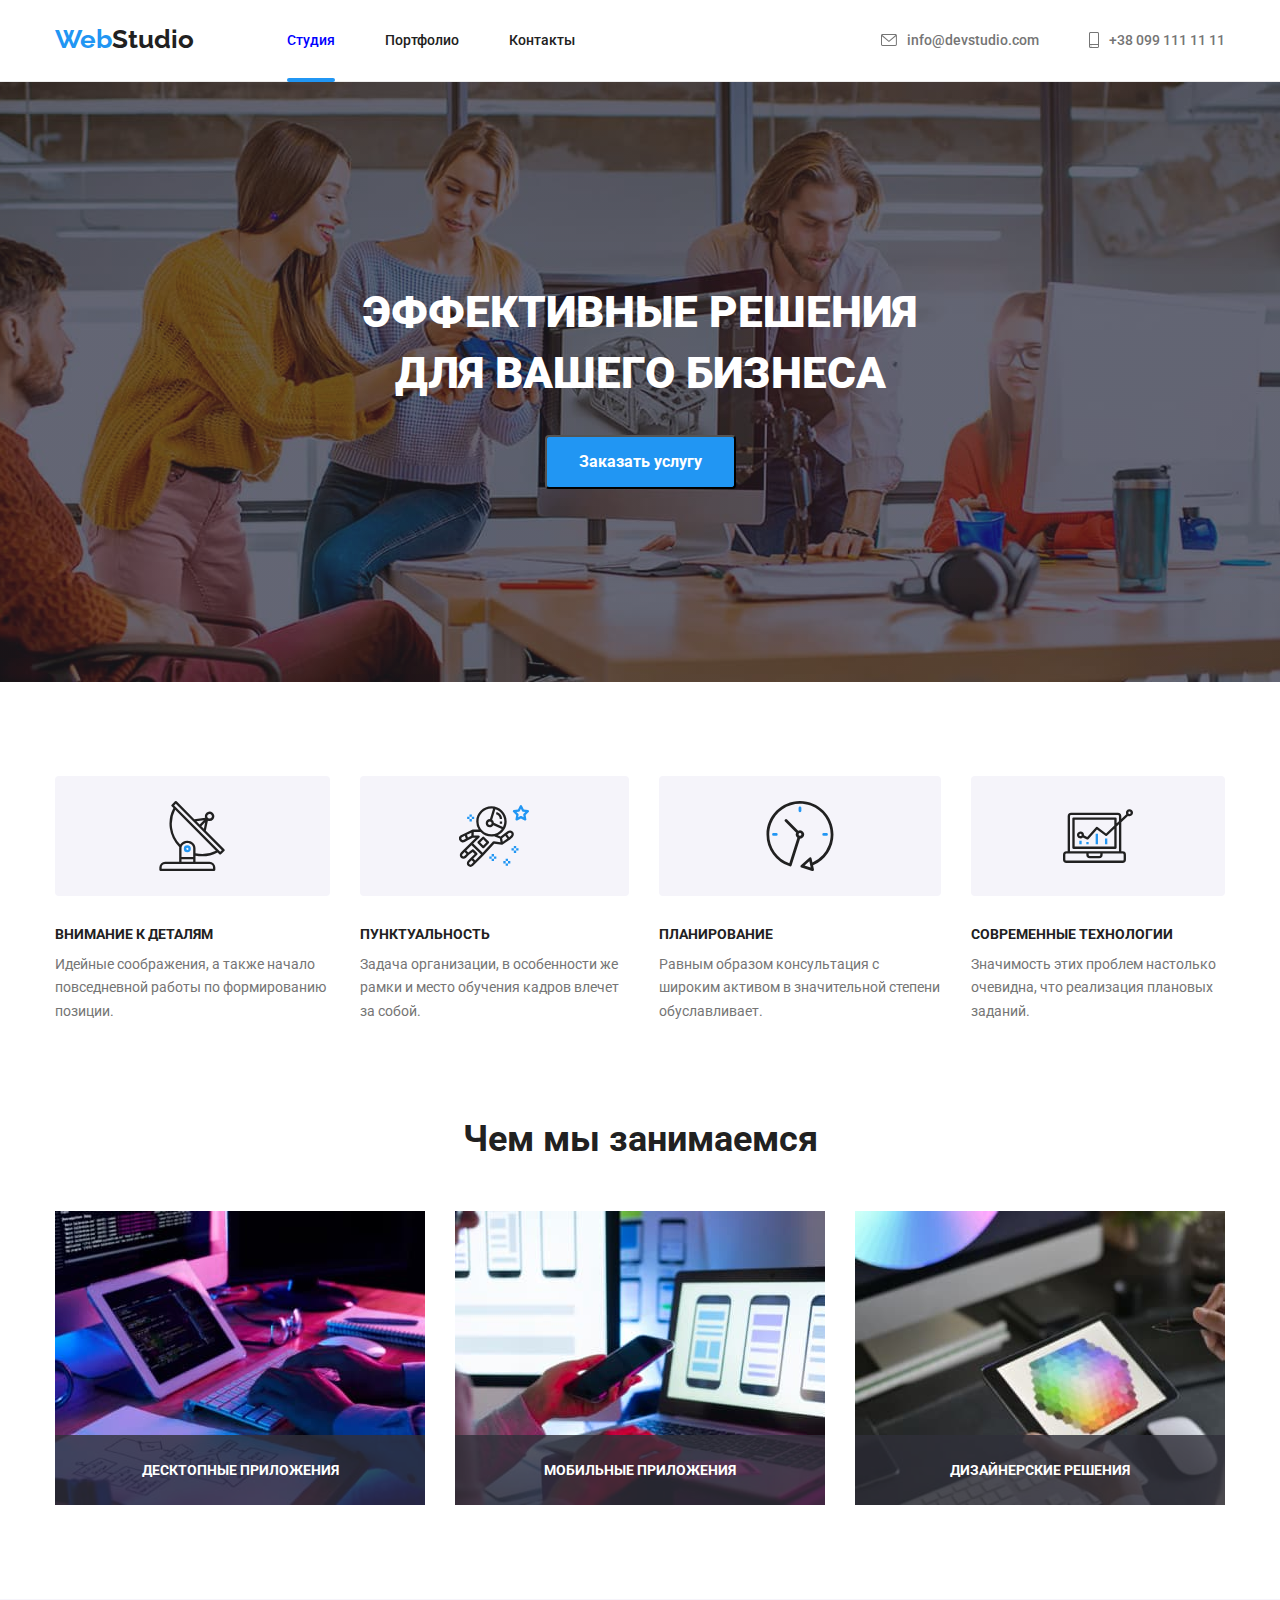
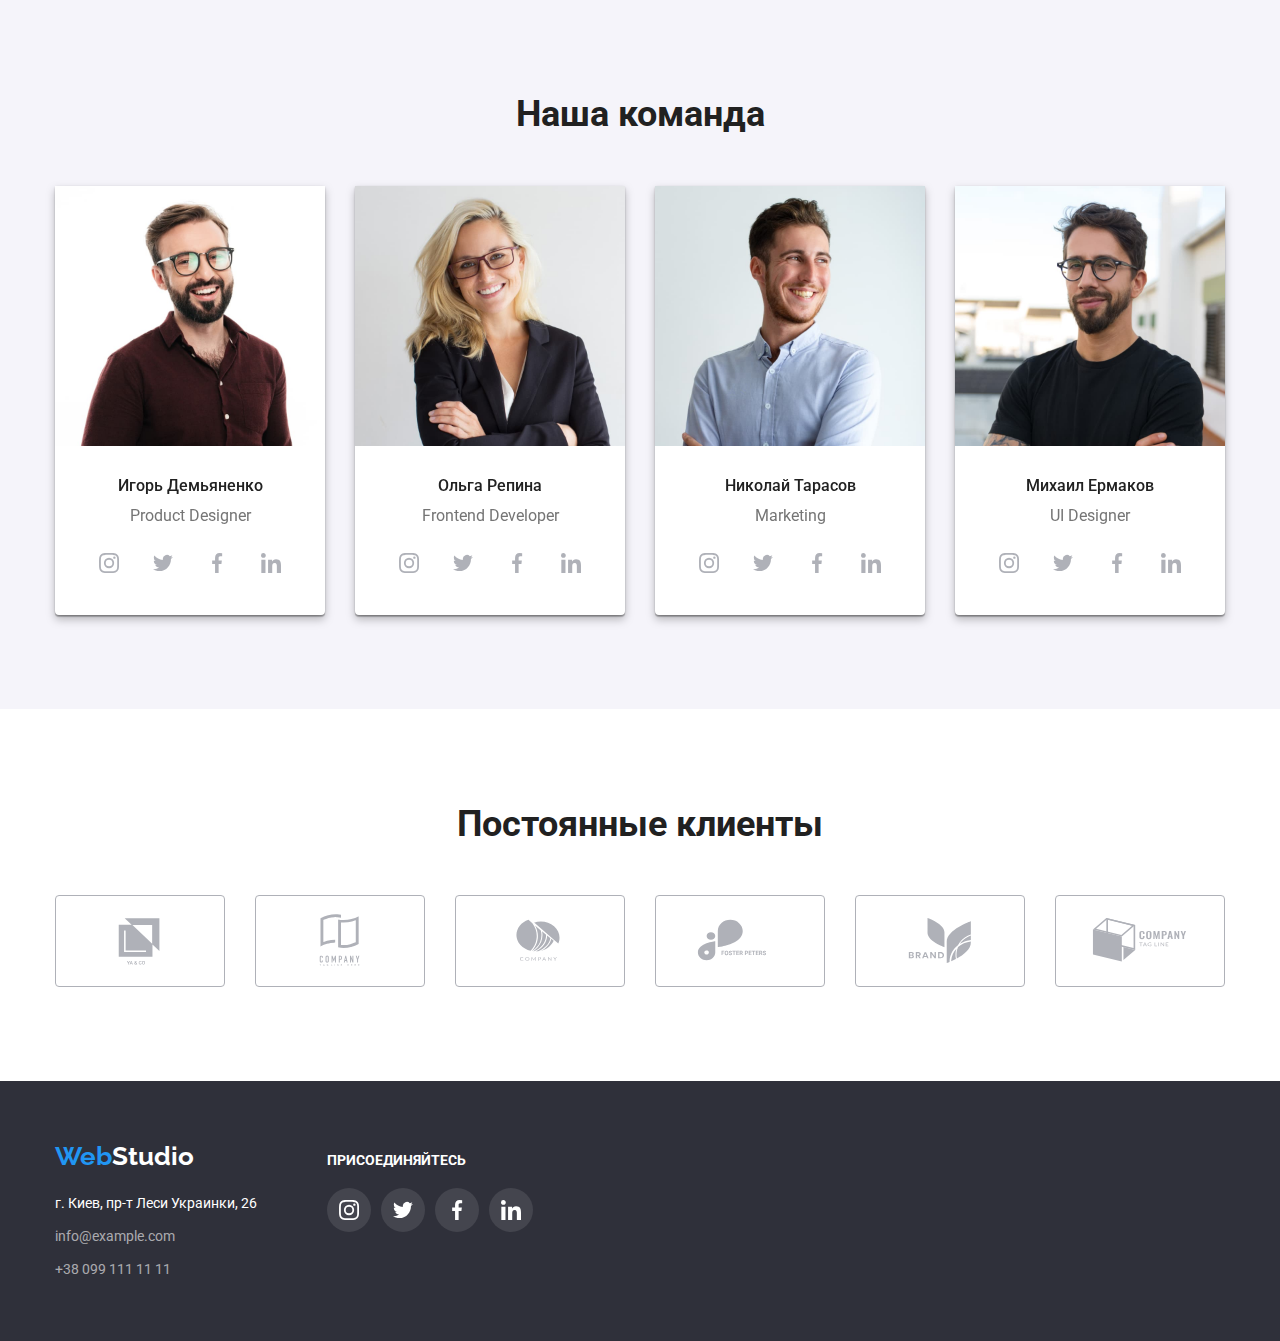
<file: index.html>
<!DOCTYPE html>
<html lang="ru">

<head>
    <meta charset="UTF-8">
    <meta http-equiv="X-UA-Compatible" content="IE=edge">
    <meta name="viewport" content="width=device-width, initial-scale=1.0">
    <link rel="preconnect" href="https://fonts.googleapis.com">
    <link rel="preconnect" href="https://fonts.gstatic.com" crossorigin>
    <link
        href="https://fonts.googleapis.com/css2?family=Raleway:wght@700&family=Roboto:wght@400;500;700;900&display=swap"
        rel="stylesheet">
    <link rel="stylesheet"
        href="https://cdnjs.cloudflare.com/ajax/libs/modern-normalize/1.1.0/modern-normalize.min.css">
    <title>Document</title>
    <link rel="stylesheet" href="./css/style.css">
</head>
<body> 
<!--Шапка-->
<header class="cap">
    <div class="container display-flex">
        <nav class="display-flex">
            <a class="cap-logo" href="./index.html"><span class="cap-logo-web">Web<span
                        class="cap-logo-studio">Studio</span></span></a>
            <ul class="site-navigation">
                <li class="item"><a class="site-navigation-link emphasis" href="./index.html">Студия</a></li>
                <li class="item"><a class="site-navigation-link" href="./portfolio.html">Портфолио</a></li>
                <li class="item"><a class="site-navigation-link" href="">Контакты</a></li>
            </ul>
        </nav>
        <ul class="contacts">
            <li class="item"><a class="contacts-link" href="mailto:info@devstudio.com"><svg class="imgs">
                        <use href="images/symbol-defs.svg#icon-envelope-2"></use>
                    </svg>info@devstudio.com</a></li>
            <li class="item"><a class="contacts-link" href="tel:+380961111111"><svg class="svg">
                        <use href="images/symbol-defs.svg#icon-smartphone-1"></use>
                    </svg>+38 099 111 11 11</a></li>
        </ul>
    </div>
</header>
<main>
    <!--Заказать послугу-->
    <section  class="hero container-hero">
        <div class=" button">      
            <h1 class="hero-headline">Эффективные решения<br> для вашего бизнеса</h1>
            <button data-modal-open class="hero-button" type="button">Заказать услугу</button>
        </div>
    </section>
    <!--Особливості-->
    <section class="peculiarities section">
        <div class="container">
            <h2 class="peculiarities-title-none">Особенности</h2>
            <ul class="peculiarities-display-flex">
                <li class="item"><div class="svg"><svg class="imgs">
                    <use href="images/symbol-defs.svg#icon-antenna-1"></use>
                </svg></div>
                    <h3 class="peculiarities-title">Внимание к деталям</h3>
                    <p class="peculiarities-text">Идейные соображения, а также начало повседневной работы по формированию позиции.
                    </p>
                </li>
                <li class="item"><div class="svg"><svg class="imgs">
                    <use href="images/symbol-defs.svg#icon-astronaut-1"></use>
                </svg></div>
                    <h3 class="peculiarities-title">Пунктуальность</h3>
                    <p class="peculiarities-text">Задача организации, в особенности же рамки и место обучения кадров влечет за
                        собой.</p>
                </li>
                <li class="item"><div class="svg"><svg class="imgs">
                    <use href="images/symbol-defs.svg#icon-clock-1"></use>
                </svg></div>
                    <h3 class="peculiarities-title">Планирование</h3>
                    <p class="peculiarities-text">Равным образом консультация с широким активом в значительной степени
                        обуславливает.</p>
                </li>
                <li class="item"><div class="svg"><svg class="imgs">
                    <use href="images/symbol-defs.svg#icon-diagram-1"></use>
                </svg></div>
                    <h3 class="peculiarities-title">Современные технологии</h3>
                    <p class="peculiarities-text">Значимость этих проблем настолько очевидна, что реализация плановых заданий.</p>
                </li>
            </ul>
        </div>
    </section>
    <!--Чим займаємось-->
    <section class="employment section">
       <div class="container">
            <h2 class="employment-title">Чем мы занимаемся</h2>
            <ul class="employment display-flex">
                <li class="item"><div class="employment-blosk"><img src="images/img11.jpg" alt="Програмист набирает код" width="370">
                    <p class="employment-text">Десктопные приложения</p></div></li>
                <li class="item"><div class="employment-blosk"><img src="images/hhhhh.jpg" alt="Програмист создаёт мобильное приложение" width="370">
                    <p class="employment-text">Мобильные приложения</p></div></li>
                <li class="item"><div class="employment-blosk"><img src="images/img12.jpg" alt="Програмист показывает графический дизайн" width="370">
                    <p class="employment-text">Дизайнерские решения</p></div></li>
            </ul>
       </div>
    </section>
    <!--команда-->
    <section class="team section">
        <div class="container">
            <h2 class="team-main-title">Наша команда</h2>
            <ul class="team-table display-flex">
                <li class="item">
                    <img src="images/img-3.jpg" alt="Парень в очках держыт ноутбук.Улыбается " width="270">
                    <div class="team-title-text">
                        <h3 class="team-title">Игорь Демьяненко</h3>
                        <p class="team-text">Product Designer</p>
                        <ul class="team-items peculiarities-display-flex">
                            <li class="items"><a class="items-hover" href=""><svg class="imgs">
                                        <use href="images/symbol-defs.svg#icon-instagram-2-1"></use>
                                    </svg></a></li>
                            <li class="items"><a class="items-hover" href=""><svg class="imgs">
                                        <use href="images/symbol-defs.svg#icon-twitter-1-1"></use>
                                    </svg></a></li>
                            <li class="items"><a class="items-hover" href=""><svg class="imgs">
                                        <use href="images/symbol-defs.svg#icon-facebook-1-1"></use>
                                    </svg></a></li>
                            <li class="items"><a class="items-hover" href=""><svg class="imgs">
                                        <use href="images/symbol-defs.svg#icon-linkedin-1-1"></use>
                                    </svg></a></li>
                        </ul>
                    </div>
                </li>
                <li class="item">
                    <img src="images/img-2.jpg" alt="Девушка блондинка в очках.Улыбается" width="270">
                    <div class="team-title-text">
                        <h3 class="team-title">Ольга Репина</h3>
                        <p class="team-text">Frontend Developer</p>
                        <div>
                            <ul class="team-items peculiarities-display-flex">
                                <li class="items"><a class="items-hover" href=""><svg class="imgs">
                                            <use href="images/symbol-defs.svg#icon-instagram-2-1"></use>
                                        </svg></a></li>
                                <li class="items"><a class="items-hover" href=""><svg class="imgs">
                                            <use href="images/symbol-defs.svg#icon-twitter-1-1"></use>
                                        </svg></a></li>
                                <li class="items"><a class="items-hover" href=""><svg class="imgs">
                                            <use href="images/symbol-defs.svg#icon-facebook-1-1"></use>
                                        </svg></a></li>
                                <li class="items"><a class="items-hover" href=""><svg class="imgs">
                                            <use href="images/symbol-defs.svg#icon-linkedin-1-1"></use>
                                        </svg></a></li>
                            </ul>
                        </div>
                    </div>
                </li>
                <li class="item">
                    <img src="images/img-1.jpg" alt="Парень в светлой рубашке.Улыбается" width="270">
                    <div class="team-title-text">
                        <h3 class="team-title">Николай Тарасов</h3>
                        <p class="team-text">Marketing</p>
                        <div>
                            <ul class="team-items peculiarities-display-flex">
                                <li class="items"><a class="items-hover" href=""><svg class="imgs">
                                            <use href="images/symbol-defs.svg#icon-instagram-2-1"></use>
                                        </svg></a></li>
                                <li class="items"><a class="items-hover" href=""><svg class="imgs">
                                            <use href="images/symbol-defs.svg#icon-twitter-1-1"></use>
                                        </svg></a></li>
                                <li class="items"><a class="items-hover" href=""><svg class="imgs">
                                            <use href="images/symbol-defs.svg#icon-facebook-1-1"></use>
                                        </svg></a></li>
                                <li class="items"><a class="items-hover" href=""><svg class="imgs">
                                            <use href="images/symbol-defs.svg#icon-linkedin-1-1"></use>
                                        </svg></a></li>
                            </ul>
                        </div>
                    </div>
                </li>
                <li class="item">
                    <img src="images/img(11).jpg" alt="Парень в очках и чёорной футболке.Улыбается" width="270">
                    <div class="team-title-text">
                        <h3 class="team-title">Михаил Ермаков</h3>
                        <p  class="team-text">UI Designer</p>
                        <div>
                            <ul class="team-items peculiarities-display-flex">
                                <li class="items"><a class="items-hover" href=""><svg class="imgs">
                                            <use href="images/symbol-defs.svg#icon-instagram-2-1"></use>
                                        </svg></a></li>
                                <li class="items"><a class="items-hover" href=""><svg class="imgs">
                                            <use href="images/symbol-defs.svg#icon-twitter-1-1"></use>
                                        </svg></a></li>
                                <li class="items"><a class="items-hover" href=""><svg class="imgs">
                                            <use href="images/symbol-defs.svg#icon-facebook-1-1"></use>
                                        </svg></a></li>
                                <li class="items"><a class="items-hover" href=""><svg class="imgs">
                                            <use href="images/symbol-defs.svg#icon-linkedin-1-1"></use>
                                        </svg></a></li>
                            </ul>
                        </div>
                    </div>
                </li>
            </ul>
        </div>
    </section>
    <!-- customers -->
    <section class="section customers">
        <div class="container">
            <h2 class="customers-title">Постоянные клиенты</h2>
            <ul class="customers-link">
                <li class="item"><a class="link" href=""><svg class="imgs">
                    <use href="images/symbol-defs.svg#icon-Logo"></use>
                </svg></a></li>
                <li class="item"><a class="link" href=""><svg class="imgs">
                    <use href="images/symbol-defs.svg#icon-Logo-1"></use>
                </svg></a></li>
                <li class="item"><a class="link" href=""><svg class="imgs">
                    <use href="images/symbol-defs.svg#icon-Logo-2"></use>
                </svg></a></li>
                <li class="item"><a class="link" href=""><svg class="imgs">
                    <use href="images/symbol-defs.svg#icon-Logo-3"></use>
                </svg></a></li>
                <li class="item"><a class="link" href=""><svg class="imgs">
                    <use href="images/symbol-defs.svg#icon-Logo-4"></use>
                </svg></a></li>
                <li class="item"><a class="link" href=""><svg class="imgs">
                    <use href="images/symbol-defs.svg#icon-Logo-5"></use>
                </svg></a></li>          
            </ul>
        </div>
    </section>                                                
</main> 
<!--footer-->         
<footer class="footers">
    <div class="container peculiarities-display-flex">
        <div class="">
            <a class="footers-logo" href="./index.html"><span class="footers-logo-web">Web<span
                        class="footers-logo-studios">Studio</span></span></a>
            <address class="links">
                <ul class="contact">
                    <li class="link"><a class="contacts-address" href="https://goo.gl/maps/EvbMrSn3d95Ezf188">г. Киев, пр-т Леси
                            Украинки,
                            26</a></li>
                    <li class="link"><a class="contacts-email" href="info@example.com">info@example.com</a></li>
                    <li><a class="contacts-tel" href="+380991111111">+38 099 111 11 11</a></li>
                </ul>
            </address>
        </div>
        <div class="footers-social">
            <h2 class="footers-title">присоединяйтесь</h2>
            <ul class="peculiarities-display-flex footers-social-margin-top">
                <li class="items"><a class="link" href=""><svg class="imgs">
                    <use href="images/symbol-defs.svg#icon-instagram-2-1"></use>
                </svg></a></li>
                <li class="items"><a class="link" href=""><svg class="imgs">
                    <use href="images/symbol-defs.svg#icon-twitter-1-1"></use>
                </svg></a></li>
                <li class="items"><a class="link" href=""><svg class="imgs">
                    <use href="images/symbol-defs.svg#icon-facebook-1-1"></use>
                </svg></a></li>
                <li class="items"><a class="link" href=""><svg class="imgs">
                    <use href="images/symbol-defs.svg#icon-linkedin-1-1"></use>
                </svg></a></li>
            </ul>
        </div>
    </div>
</footer>
<div data-modal class="backdrop is-hidden">
    <div class="modal">
        <button data-modal-close class="modal-button">
            <svg class="imgs">
                <use href="images/symbol-defs.svg#icon-close-black">
                </use>
            </svg>
        </button>
    </div>
</div>
<script src="./js/modal.js"></script>
</body>
</html>
</file>
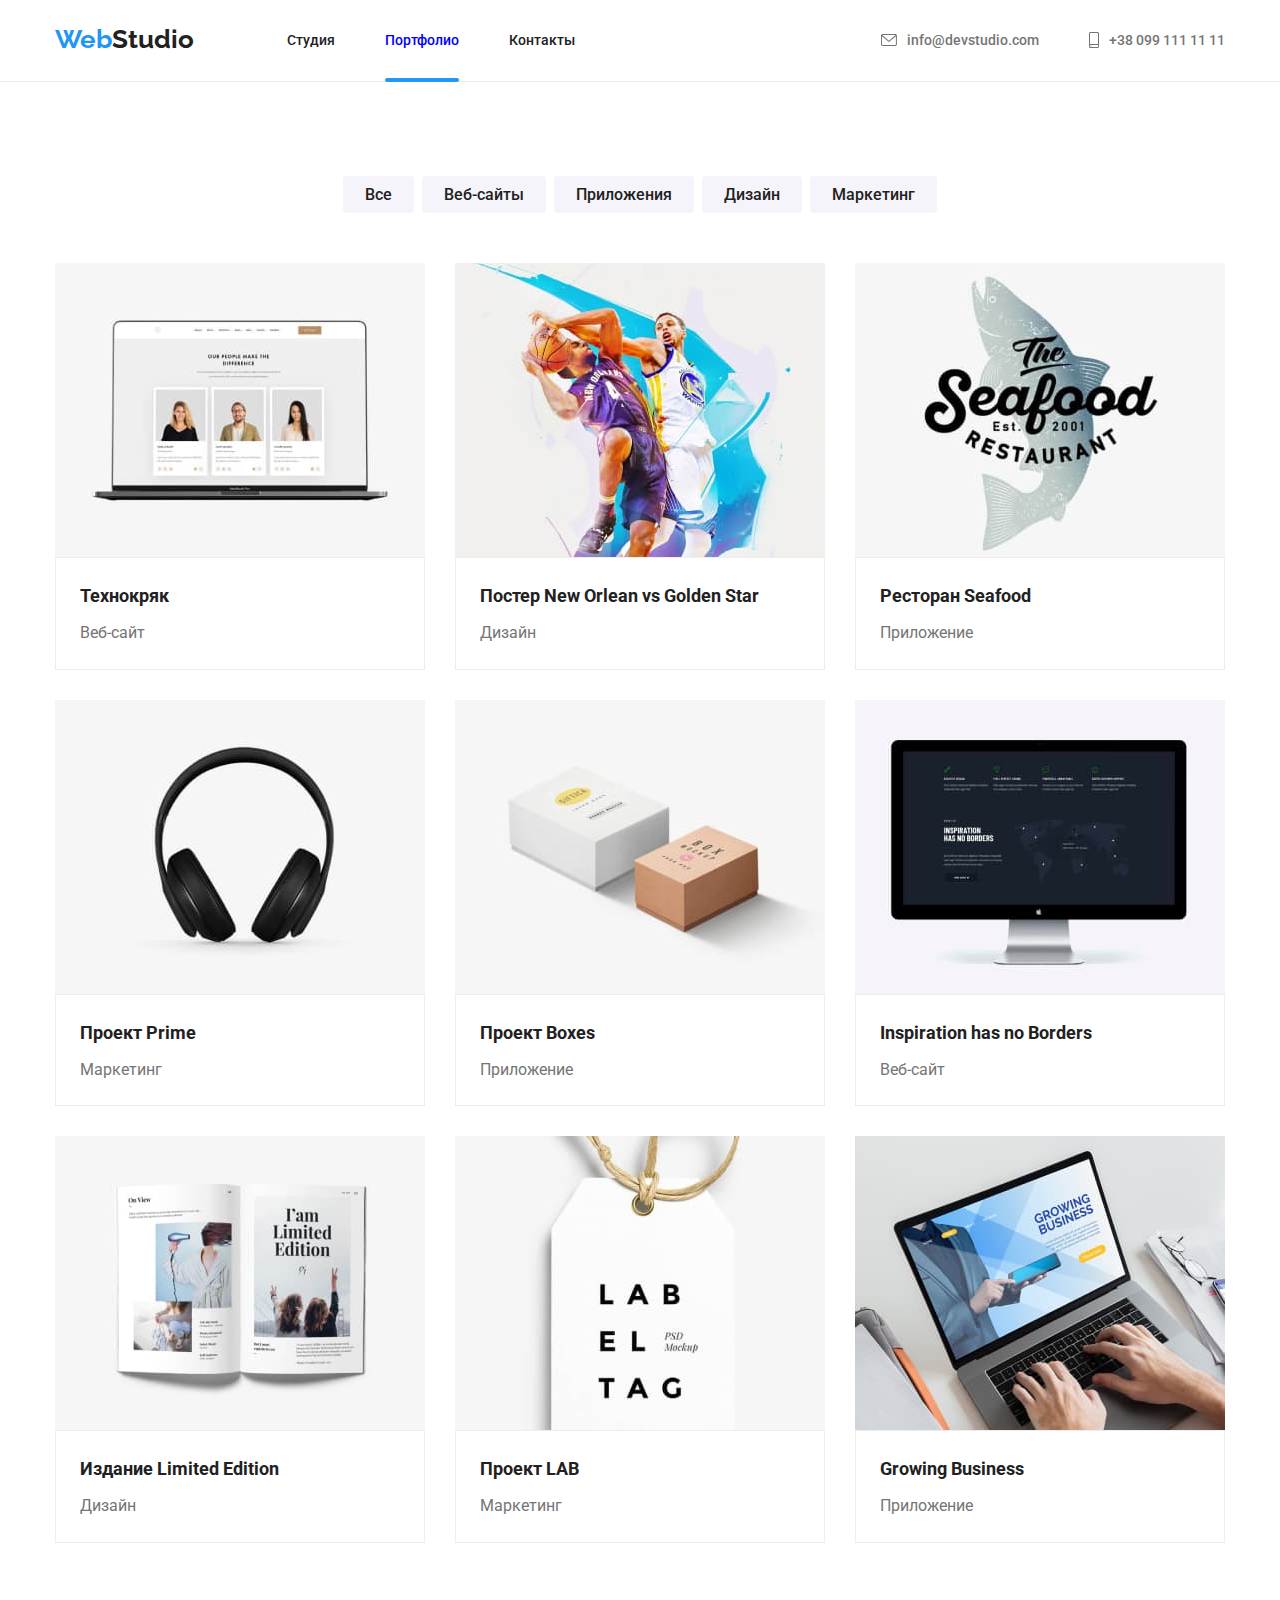
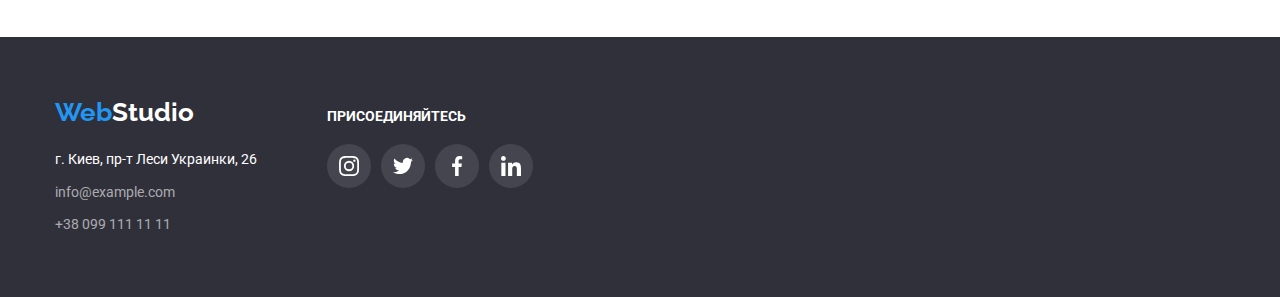
<file: portfolio.html>
<!DOCTYPE html>
<html lang="ru">

<head>
    <meta charset="UTF-8">
    <meta http-equiv="X-UA-Compatible" content="IE=edge">
    <meta name="viewport" content="width=device-width, initial-scale=1.0">
    <link rel="preconnect" href="https://fonts.googleapis.com">
    <link rel="preconnect" href="https://fonts.gstatic.com" crossorigin>
    <link
        href="https://fonts.googleapis.com/css2?family=Raleway:wght@700&family=Roboto:wght@400;500;700;900&display=swap"
        rel="stylesheet">
    <link rel="stylesheet"
        href="https://cdnjs.cloudflare.com/ajax/libs/modern-normalize/1.1.0/modern-normalize.min.css">
    <title>Document</title>
    <link rel="stylesheet" href="./css/style.css">
</head>

<body>
    <!--шапка-->
<header class="cap">
    <div class="container display-flex">
        <nav class="display-flex">
            <a class="cap-logo" href="./index.html"><span class="cap-logo-web">Web<span
                        class="cap-logo-studio">Studio</span></span></a>
            <ul class="site-navigation">
                <li class="item"><a class="site-navigation-link" href="./index.html">Студия</a></li>
                <li class="item"><a class="site-navigation-link emphasis" href="./portfolio.html">Портфолио</a></li>
                <li class="item"><a class="site-navigation-link" href="">Контакты</a></li>
            </ul>
        </nav>
        <ul class="contacts">
            <li class="item"><a class="contacts-link" href="mailto:info@devstudio.com"><svg class="imgs">
                        <use href="images/symbol-defs.svg#icon-envelope-2"></use>
                    </svg>info@devstudio.com</a></li>
            <li class="item"><a class="contacts-link" href="tel:+380961111111"><svg class="svg">
                        <use href="images/symbol-defs.svg#icon-smartphone-1"></use>
                    </svg>+38 099 111 11 11</a></li>
        </ul>
    </div>
</header>
<main>
    <!-- Список кнопок -->
    <section class="section">
        <div class="container">
            <h1 class="peculiarities-title-none">Портфолио</h1>
            <ul class="list-buttons display-flex">
                <li class="item"><button class="list-button" type="button">Все</button></li>
                <li class="item"><button class="list-button" type="button">Веб-сайты</button></li>
                <li class="item"><button class="list-button" type="button">Приложения</button></li>
                <li class="item"><button class="list-button" type="button">Дизайн</button></li>
                <li class="item"><button class="list-button" type="button">Маркетинг</button></li>
            </ul>
            <!-- Приклади праці -->
            <ul class="portfolio display-flex">
                <li class="item">
                    <a class="link" href="">
                        <div class="animations">
                            <img src="images/img(1).jpg" alt="Веб-сайт" width="370">
                            <div class="animation">
                            <p class="portfolio-anim-text">Технокряк это современная площадка распространения коронавируса. Компании используют
                            эту платформу для цифрового
                            шпионажа и атак на защищённые сервера конкурентов.</p>
                            </div>  
                        </div>
                        <div class="portfolio-border">
                            <h2 class="portfolio-title">Технокряк</h2>
                            <p class="portfolio-text">Веб-сайт</p>
                        </div>
                    </a>
                </li>
                <li class="item">
                    <a class="link" href="">
                        <div class="animations">
                            <img src="images/img(2).jpg" alt="Дизайн" width="370">
                            <div class="animation">
                                <p class="portfolio-anim-text">Технокряк это современная площадка распространения коронавируса. Компании используют
                                эту платформу для цифрового
                                шпионажа и атак на защищённые сервера конкурентов.</p>
                            </div>
                        </div>
                        <div class="portfolio-border">
                            <h2 class="portfolio-title">Постер New Orlean vs Golden Star</h2>
                            <p class="portfolio-text">Дизайн</p>
                        </div>
                    </a>
                </li>
                <li class="item">
                    <a class="link" href="">
                        <div class="animations">
                            <img src="images/img(3).jpg" alt="Приложение" width="370">
                            <div class="animation">
                                <p class="portfolio-anim-text">Технокряк это современная площадка распространения коронавируса. Компании используют
                                эту платформу для цифрового
                                шпионажа и атак на защищённые сервера конкурентов.</p>
                            </div>
                        </div>
                        <div class="portfolio-border">
                            <h2 class="portfolio-title">Ресторан Seafood</h2>
                            <p class="portfolio-text">Приложение</p>
                        </div>
                    </a>
                </li>
                <li class="item">
                    <a class="link" href="">
                        <div class="animations">
                            <img src="images/img(4).jpg" alt="Маркетин" width="370">
                            <div class="animation">
                                <p class="portfolio-anim-text">Технокряк это современная площадка распространения коронавируса. Компании используют
                                    эту платформу для цифрового
                                    шпионажа и атак на защищённые сервера конкурентов.</p>
                            </div>
                        </div>
                        <div class="portfolio-border">
                            <h2 class="portfolio-title">Проект Prime</h2>
                            <p class="portfolio-text">Маркетинг</p>
                        </div>
                    </a>
                </li>
                <li class="item">
                    <a class="link" href="">
                        <div class="animations">
                            <img src="images/img(5).jpg" alt="Приложение" width="370">
                            <div class="animation">
                                <p class="portfolio-anim-text">Технокряк это современная площадка распространения коронавируса. Компании используют
                                эту платформу для цифрового
                                шпионажа и атак на защищённые сервера конкурентов.</p>
                            </div>
                        </div>
                        <div class="portfolio-border">
                            <h2 class="portfolio-title">Проект Boxes</h2>
                            <p class="portfolio-text">Приложение</p>
                        </div>
                    </a>
                </li>
                <li class="item">
                    <a class="link" href="">
                        <div class="animations">
                            <img src="images/img(6).jpg" alt="Веб-сайт" width="370">
                            <div class="animation">
                                <p class="portfolio-anim-text">Технокряк это современная площадка распространения коронавируса. Компании используют
                                    эту платформу для цифрового
                                    шпионажа и атак на защищённые сервера конкурентов.</p>
                            </div>        
                        </div>
                        <div class="portfolio-border">
                            <h2 class="portfolio-title">Inspiration has no Borders</h2>
                            <p class="portfolio-text">Веб-сайт</p>
                        </div>
                    </a>
                </li>
                <li class="item">
                    <a class="link" href="">
                        <div class="animations">
                            <img src="images/img(7).jpg" alt="Дизайн" width="370">
                            <div class="animation">
                                <p class="portfolio-anim-text">Технокряк это современная площадка распространения коронавируса. Компании используют
                                    эту платформу для цифрового
                                    шпионажа и атак на защищённые сервера конкурентов.</p>
                            </div>
                        </div>
                        <div class="portfolio-border">
                            <h2 class="portfolio-title">Издание Limited Edition</h2>
                            <p class="portfolio-text">Дизайн</p>
                        </div>
                    </a>
                </li>
                <li class="item">
                    <a class="link" href="">
                        <div class="animations">
                            <img src="images/img(8).jpg" alt="Маркетинг" width="370">
                            <div class="animation">
                                <p class="portfolio-anim-text">Технокряк это современная площадка распространения коронавируса. Компании используют
                                    эту платформу для цифрового
                                    шпионажа и атак на защищённые сервера конкурентов.</p>
                            </div>
                        </div>
                    <div class="portfolio-border">
                        <h2 class="portfolio-title">Проект LAB</h2>
                        <p class="portfolio-text">Маркетинг</p>
                    </div>
                </a>
                </li>
            
                <li class="item">
                    <a class="link" href="">
                        <div class="animations">
                            <img src="images/img(9).jpg" alt="Приложение" width="370">
                            <div class="animation">
                                <p class="portfolio-anim-text">Технокряк это современная площадка распространения коронавируса. Компании используют
                                    эту платформу для цифрового
                                    шпионажа и атак на защищённые сервера конкурентов.</p>
                            </div>
                        </div>
                        <div class="portfolio-border">
                            <h2 class="portfolio-title">Growing Business</h2>
                            <p class="portfolio-text">Приложение</p>
                        </div>
                    </a>          
                </li>
            </ul>
        </div>       
    </section>
</main>
    <!-- footers -->
<footer class="footers">
    <div class="container peculiarities-display-flex">
        <div class="">
            <a class="footers-logo" href="./index.html"><span class="footers-logo-web">Web<span
                        class="footers-logo-studios">Studio</span></span></a>
            <address class="links">
                <ul class="contact">
                    <li class="link"><a class="contacts-address" href="https://goo.gl/maps/EvbMrSn3d95Ezf188">г. Киев,
                            пр-т Леси
                            Украинки,
                            26</a></li>
                    <li class="link"><a class="contacts-email" href="info@example.com">info@example.com</a></li>
                    <li><a class="contacts-tel" href="+380991111111">+38 099 111 11 11</a></li>
                </ul>
            </address>
        </div>
        <div class="footers-social">
            <h2 class="footers-title">присоединяйтесь</h2>
            <ul class="peculiarities-display-flex footers-social-margin-top">
                <li class="items"><a class="link" href=""><svg class="imgs">
                            <use href="images/symbol-defs.svg#icon-instagram-2-1"></use>
                        </svg></a></li>
                <li class="items"><a class="link" href=""><svg class="imgs">
                            <use href="images/symbol-defs.svg#icon-twitter-1-1"></use>
                        </svg></a></li>
                <li class="items"><a class="link" href=""><svg class="imgs">
                            <use href="images/symbol-defs.svg#icon-facebook-1-1"></use>
                        </svg></a></li>
                <li class="items"><a class="link" href=""><svg class="imgs">
                            <use href="images/symbol-defs.svg#icon-linkedin-1-1"></use>
                        </svg></a></li>
            </ul>
        </div>
    </div>
</footer>
</body>
</html>
</file>
<file: css/style.css>
/* Спільні стилі для всіх сторінок ................................................ */

html {
  box-sizing: border-box;
  
}
*,
*::before,
*::after {
  box-sizing: inherit;
}
h1, h2, h3, ul, li, p {
  margin-top: 0px;
  margin-bottom: 0px;
  padding: 0px;

}
.section {
  padding-top: 94px;
  padding-bottom: 94px;
}
:root {
  --main-page-bascground: #FFFFFF;
  --main-text-color: #212121;
  --secondary-text-color: #757575;
  --footer-bascground: #2F303A;
  --background-services: #2F303A;
}
body {
background: var(--main-page-bascground);
font-family: 'Roboto', sans-serif;
}

.container {
    width: 1200px;
    margin-left: auto;
    margin-right: auto;
    padding-left: 15px;
    padding-right: 15px;
    
}


ul {
  list-style: none;}
/* Головний фон сторінки #FFFFFF */
/* Головний колір тексту #212121 */
/* Другорядний колір тексту #757575 */
/* Фон футера #2F303A */
/* Фон секції послуги background: #2F303A; */

/* .............................................................................. */

/* Стундія */

/* Шапка */
header {
background: var(--main-page-bascground);
}
.display-flex {
  display: flex;
  justify-content: space-between;
}
.peculiarities-display-flex {
  display: flex;
  align-items: baseline;
}
.cap {
  border-bottom: 1px solid #ECECEC;
}
.cap-logo {
  display: block;
  padding-top: 24px; 
  padding-bottom: 25px;
}

.contacts-link:hover,
.contacts-link:focus,
.site-navigation-link:hover,
.site-navigation-link:focus
 {
  color: #2196F3;
  fill: #2196F3;
}

.contacts .item +.item {
  margin-left: 50px;
}
.site-navigation {
  margin-left: 93px;
  display: flex;
}
.site-navigation .item + .item {
  margin-left: 50px;
}
.site-navigation .item {
  display: block;
  position: relative;
  
}
.cap-logo,
.footers-logo {
text-decoration: none;
  font-family: Raleway;
font-weight: 700;
font-size: 26px;
line-height: 1.2;
}
.cap-logo-web,
.footers-logo-web {
color: #2196F3;
}
.cap-logo-studio {
  color: var(--main-text-color);

}

.site-navigation-link {
  display: block;
font-weight: 500;
font-size: 14px;
line-height: 1.2;
color: var(--main-text-color) ;
text-decoration: none;
  padding-top: 32px;
  padding-bottom: 32px;

  transition-property: color, fill;
  transition-duration: 250ms;
  transition-timing-function: cubic-bezier(0.4, 0, 0.2, 1);
}
 .emphasis::after {
   content: "";
  position: absolute;
  display: inline-block;
width: 100%;
height: 4px;
background: #2196F3;
border-radius: 2px;
display: flex;
top: 97%;
}
.emphasis {
  color: blue;
}

.contacts-link {
display: inline-flex;
font-weight: 500;
font-size: 14px;
line-height: 1.2;
color: var(--secondary-text-color);
text-decoration: none;
  padding-top: 32px;
  padding-bottom: 32px;
  fill: #757575;
 align-items: center;

 transition-property: color, fill;
  transition-duration: 250ms;
  transition-timing-function: cubic-bezier(0.4, 0, 0.2, 1);
}
.contacts .svg {
    height: 16px;
width: 10px;
margin-right: 10px;
 align-items: center;
}
.contacts .imgs {
  height: 12px;
width: 16px;
margin-right: 10px;
}

.contacts {
  margin-left: auto;
  display: flex;
  align-items: center
  
}
/* Заказать послугу */
.hero {
 
  background: var(--background-services);
text-align: center;
padding: 200px 0;

}
.container-hero {
 max-width: 1600px;
  height: 600px;
  margin-left: auto;
  margin-right: auto;
   background-image:  
   linear-gradient(
    to right,
   rgba(47, 48, 58, 0.4),
   rgba(47, 48, 58, 0.4)
  ),  
   url("../images/Img123.jpg");
  background-repeat: no-repeat;
  background-position: center;
  background-size: cover;
}
.hero-headline {
font-weight: 900;
font-size: 44px;
line-height: 1.4;
text-transform: uppercase;
color: #FFFFFF;
}
.hero-button {
  cursor: pointer;
  background: #2196F3;
font-weight: 700;
font-size: 16px;
align-items: center;
line-height: 1.9;
color: #FFFFFF;
margin-top: 30px;

padding: 10px 32px;
border-radius: 4px;

 transition-property: box-shadow, border-radius;
  transition-duration: 250ms;
  transition-timing-function: cubic-bezier(0.4, 0, 0.2, 1);
}
.hero-button:hover,
.hero-button:focus {
box-shadow: 0px 4px 4px rgba(0, 0, 0, 0.15);
border-radius: 4px;
}

/* Особливості */

.peculiarities-title-none {
 display: none;
}
.peculiarities-title {
font-weight: 700;
font-size: 14px;
line-height: 1.2;
text-transform: uppercase;
color: var(--main-text-color);
}
.peculiarities-text {
font-size: 14px;
line-height: 1.7;
color: var(--secondary-text-color);
margin-top: 10px;
}
.peculiarities .item + .item {
margin-left: 30px;

}
.peculiarities .imgs {
  width: 70px;
height: 70px;
  display: block;
fill: #AFB1B8;
}
.peculiarities .svg {
  height: 120px;
background-color: #F5F4FA;
margin-bottom: 30px;
border-radius: 4px;
display: flex;
align-items: center;
justify-content: center;
}

/* Чим займаємось */
.employment-title {
font-weight: 700;
font-size: 36px;
line-height: 1.2;
text-align: center;
color: var(--main-text-color);
margin-bottom: 50px;
}
.employment.section {
  padding-top: 0;
}
.employment .item + .item {
  margin-left: 30px;
}
.employment-blosk {
  position: relative;
}
.employment-text {
height: 70px;
  position: absolute;
  width: 100%;
background: rgba(47, 48, 58, 0.8);
transform: translateY(calc(-100%));
font-weight: 700;
font-size: 14px;
line-height: 1.2;
text-transform: uppercase;
display: flex;
align-items: center;
justify-content: center;
color: #FFFFFF;
}
/* команда */
.team {
  background: #F5F4FA;
}
.team-main-title {
font-weight: 700;
font-size: 36px;
line-height: 1.2;
text-align: center;
color: var(--main-text-color);
}
.team .team-table {
margin-top: 50px;
}


.team-title {
font-weight: 500;
font-size: 16px;
line-height: 1.2;
text-align: center;
color: var(--main-text-color);
}
.team-text {
font-size: 16px;
line-height: 1.2;
text-align: center;
color: var(--secondary-text-color);
margin-top: 10px;
}
.team-title-text {
padding-top: 30px;
padding-bottom: 30px;
}
.team .link + .link {
  margin-left: 30px;
}
.team .item {
  background: #FFFFFF;
box-shadow: 0px 1px 3px rgba(0, 0, 0, 0.12), 0px 1px 1px rgba(0, 0, 0, 0.14), 0px 2px 1px rgba(0, 0, 0, 0.2);
border-radius: 0px 0px 4px 4px;
filter: drop-shadow(0px 4px 4px rgba(0, 0, 0, 0.25));
}
.team-items .items + .items {
margin-left: 10px;
}
.team-items .imgs {
  height: 20px;
    width: 20px;


}
.items-hover {
  width: 44px;
  height: 44px;
  display: flex;
fill: #AFB1B8;
align-items: center;
justify-content: center;
border-radius: 50%;

 transition-property: background, fill, border-radius;
  transition-duration: 250ms;
  transition-timing-function: cubic-bezier(0.4, 0, 0.2, 1);
}
.items-hover:hover,
.items-hover:focus {
border-radius: 50%;
  background: #2196F3;
  fill: #FFFFFF;
}
.team-items {
  margin-top: 16px;
  justify-content: center;
}


/* customers */

.customers-title {
font-weight: 700;
font-size: 36px;
line-height: 42px;
text-align: center;

color: var(--main-text-color);
}
.customers-link {
  margin-top: 50px;
  
}
.customers .link {
  width: 100%;
  height: 100%;
border: 1px solid #AFB1B8;
border-radius: 4px;
  display: flex;
fill: #AFB1B8;
align-items: center;
justify-content: center;

 transition-property: border-color, fill, filter;
  transition-duration: 250ms;
  transition-timing-function: cubic-bezier(0.4, 0, 0.2, 1);
}
.customers-link .link:focus,
.customers-link .link:hover {
border-color: #2196F3;
filter: drop-shadow(0px 4px 4px rgba(0, 0, 0, 0.25));
fill: #2196F3;
}
.customers-link .item + .item {
  margin-left: 30px;
}
.customers .imgs {
  height: 60px;
  width: 106px;
}
.customers-link .item {
  width: 170px;
  height: 92px;
}


.customers ul {
  display: flex;
}
/* footer */
.footers-logo-studios {
  color: #FFFFFF;
}
.footers {
  background: var(--footer-bascground);
  padding: 60px 0;
}
.contact {
font-size: 14px;
line-height: 1.7;
font-style: normal;
}
.contacts-address {
color: #FFFFFF;
text-decoration: none;
}
.contacts-email {
  display: inline-block;
color: rgba(255, 255, 255, 0.6);
text-decoration: none;
}
.contacts-tel {
  display: inline-block;
color: rgba(255, 255, 255, 0.6);
text-decoration: none;
}

.footers .links {
  margin-top: 20px;
}
.contact .link {
  margin-bottom: 9px;
}
.footers-title {
font-weight: 700;
font-size: 14px;
line-height: 16px;
text-transform: uppercase;
color: #FFFFFF;
}
.footers-social {
  margin-left: 70px;
  
}
.footers-social-margin-top {
  margin-top: 20px;
}
.footers-social .items + .items {
margin-left: 10px;
}
.footers-social .link {
  width: 44px;
  height: 44px;
  background: rgba(255, 255, 255, 0.1);
border: 1px ;
border-radius: 50%;
  padding: 12px;
  display: block;
fill: #fff;

 transition-property: background-color;
  transition-duration: 250ms;
  transition-timing-function: cubic-bezier(0.4, 0, 0.2, 1);
}
.footers-social .link:hover,
.footers-social .link:focus {
  background-color: #2196F3;
}

.footers-social .imgs {
  width: 20px;
  height: 20px;
}
/* модальне вікно */
.backdrop {
  position: fixed;
  top: 0;
  left: 0;
  width: 100%;
  height: 100%;
  background: rgba(0, 0, 0, 0.2);

  opacity: 1;
  transform: opacity 250ms cubic-bezier(0.4, 0, 0.2, 1);
}
.backdrop.is-hidden {
  opacity: 0;
  pointer-events: none;
}
.backdrop.is-hidden .modal {
  transform:translate(-50%, -50%) scale(0.9);
}
.modal {
position: absolute;
top: 50%;
left: 50%;
width: 528px;;
height: 581px;

transform:translate(-50%, -50%) scale(1);
 transition: transform 250ms cubic-bezier(0.4, 0, 0.2, 1);
 /* transition-property: transform;
  transition-duration: 250ms;
  transition-timing-function: cubic-bezier(0.4, 0, 0.2, 1); */

background-color: #fff;

}
.modal-button {
  width: 30px;
  height: 30px;
background: #FFFFFF;
border: 1px solid rgba(0, 0, 0, 0.1);
box-sizing: border-box;
border-radius: 50%;
margin-top: 8px;
margin-left: 490px;
  display: flex;
  align-items: center;
  cursor: pointer;
}
.modal .imgs {
  fill: #000;
  width: 18px;
  height: 18px;

}



/* .............................................................................. */
/* Портфоліо */

/* Список кнопок */
.list-button {
  cursor: pointer;
  font-family: 'Roboto', sans-serif;
  background: #F5F4FA;
border-radius: 4px;
font-weight: 500;
font-size: 16px;
line-height: 1.6;
color: var(--main-text-color);
padding: 6px 22px;
border-color: #F5F4FA;
border: transparent;

 transition-property: color, border-color, filter, background, box-shadow;
  transition-duration: 250ms;
  transition-timing-function: cubic-bezier(0.4, 0, 0.2, 1);
}
.list-buttons {
justify-content: center;
}
.list-buttons .item + .item {
  margin-left: 8px;
}
.list-button:focus,
.list-button:hover {
  background: #2196F3;
box-shadow: 0px 3px 1px rgba(0, 0, 0, 0.1), 0px 1px 2px rgba(0, 0, 0, 0.08), 0px 2px 2px rgba(0, 0, 0, 0.12);
color: #FFFFFF;
border-color: #2196F3;
filter: drop-shadow(0px 4px 4px rgba(0, 0, 0, 0.25));
}

/* Приклади праці */
.title {
  visibility: hidden;
}
.portfolio-title {
font-weight: 700;
font-size: 18px;
line-height: 2;
color: var(--main-text-color);
}
.portfolio-text {
font-size: 16px;
line-height: 1.9;
color: var(--secondary-text-color);
margin-top: 4px;
}
.portfolio {
  margin-top: 50px;
  flex-wrap: wrap;
  
}
.portfolio .item {
box-sizing: border-box;
margin-right: 30px;
margin-bottom: 30px;
}
.portfolio .link {
  display: block;
  text-decoration: none;
   transition-property: filter;
  transition-duration: 250ms;
  transition-timing-function: cubic-bezier(0.4, 0, 0.2, 1);

   transition-property: filter;
  transition-duration: 250ms;
  transition-timing-function: cubic-bezier(0.4, 0, 0.2, 1);
}

.portfolio .link:hover,
.portfolio .link:focus {
filter: drop-shadow(0px 4px 4px rgba(0, 0, 0, 0.25));

}


.portfolio-border {
  background: #FFFFFF;
border: 1px solid #EEEEEE;
padding: 20px 24px;
}
img {
  display: block;
}
.portfolio .item:nth-child(3n) {
  margin-right: 0;

}
.portfolio .item:nth-last-child(-n + 3) {
  margin-bottom: 0;
}
.animation {
  position: absolute;
  align-items: center;
  justify-content: center;
  display: flex;
  width: 370px;
  height: 294px;
background: rgba(33, 150, 243, 0.9);
transition: transform 250ms cubic-bezier(0.4, 0, 0.2, 1);
}

.portfolio-anim-text {
width: 322px;
height: 168px;
font-size: 18px;
line-height: 1.5;
color: #FFFFFF;
}
.animations {
  position: relative;
overflow: hidden;
}


.portfolio .link:hover .animation,
.portfolio .link:focus .animation  {
    transform: translateY(-100%);
    transition: transform 250ms cubic-bezier(0.4, 0, 0.2, 1);
}
</file>
